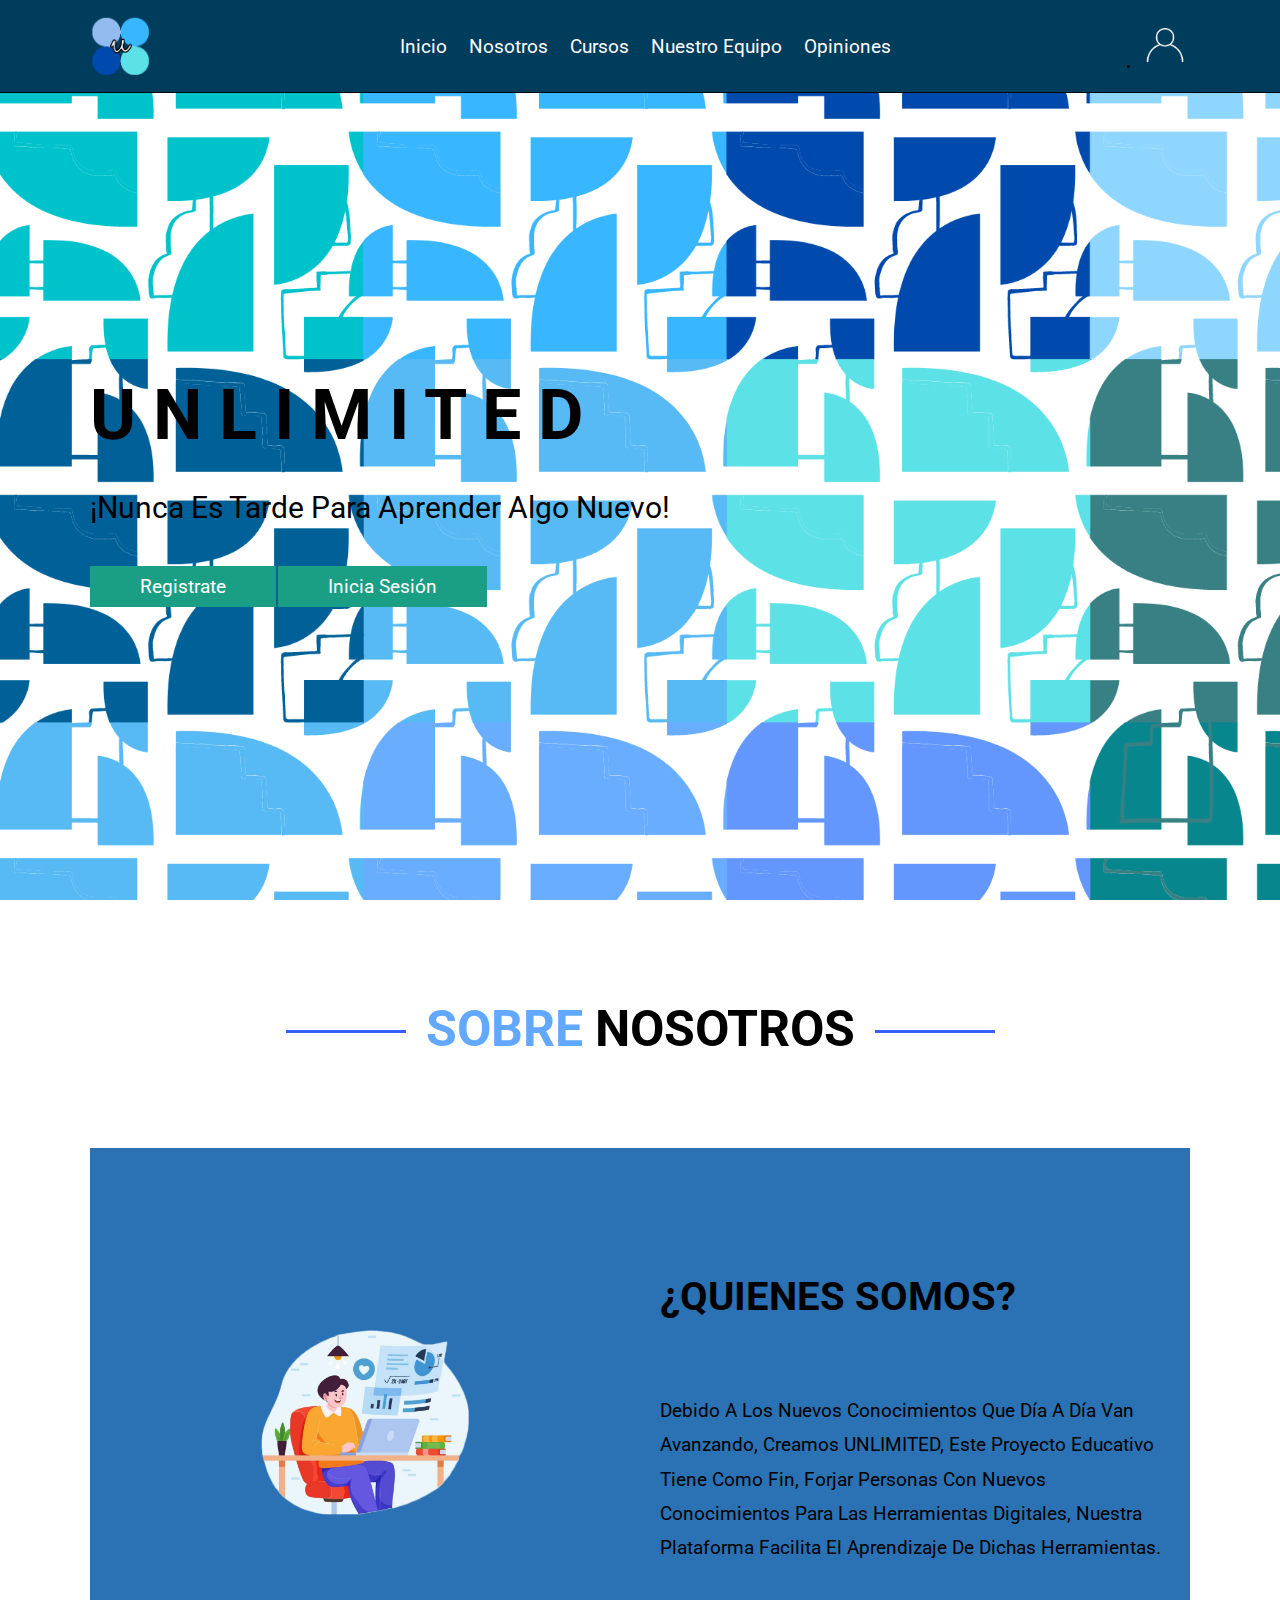
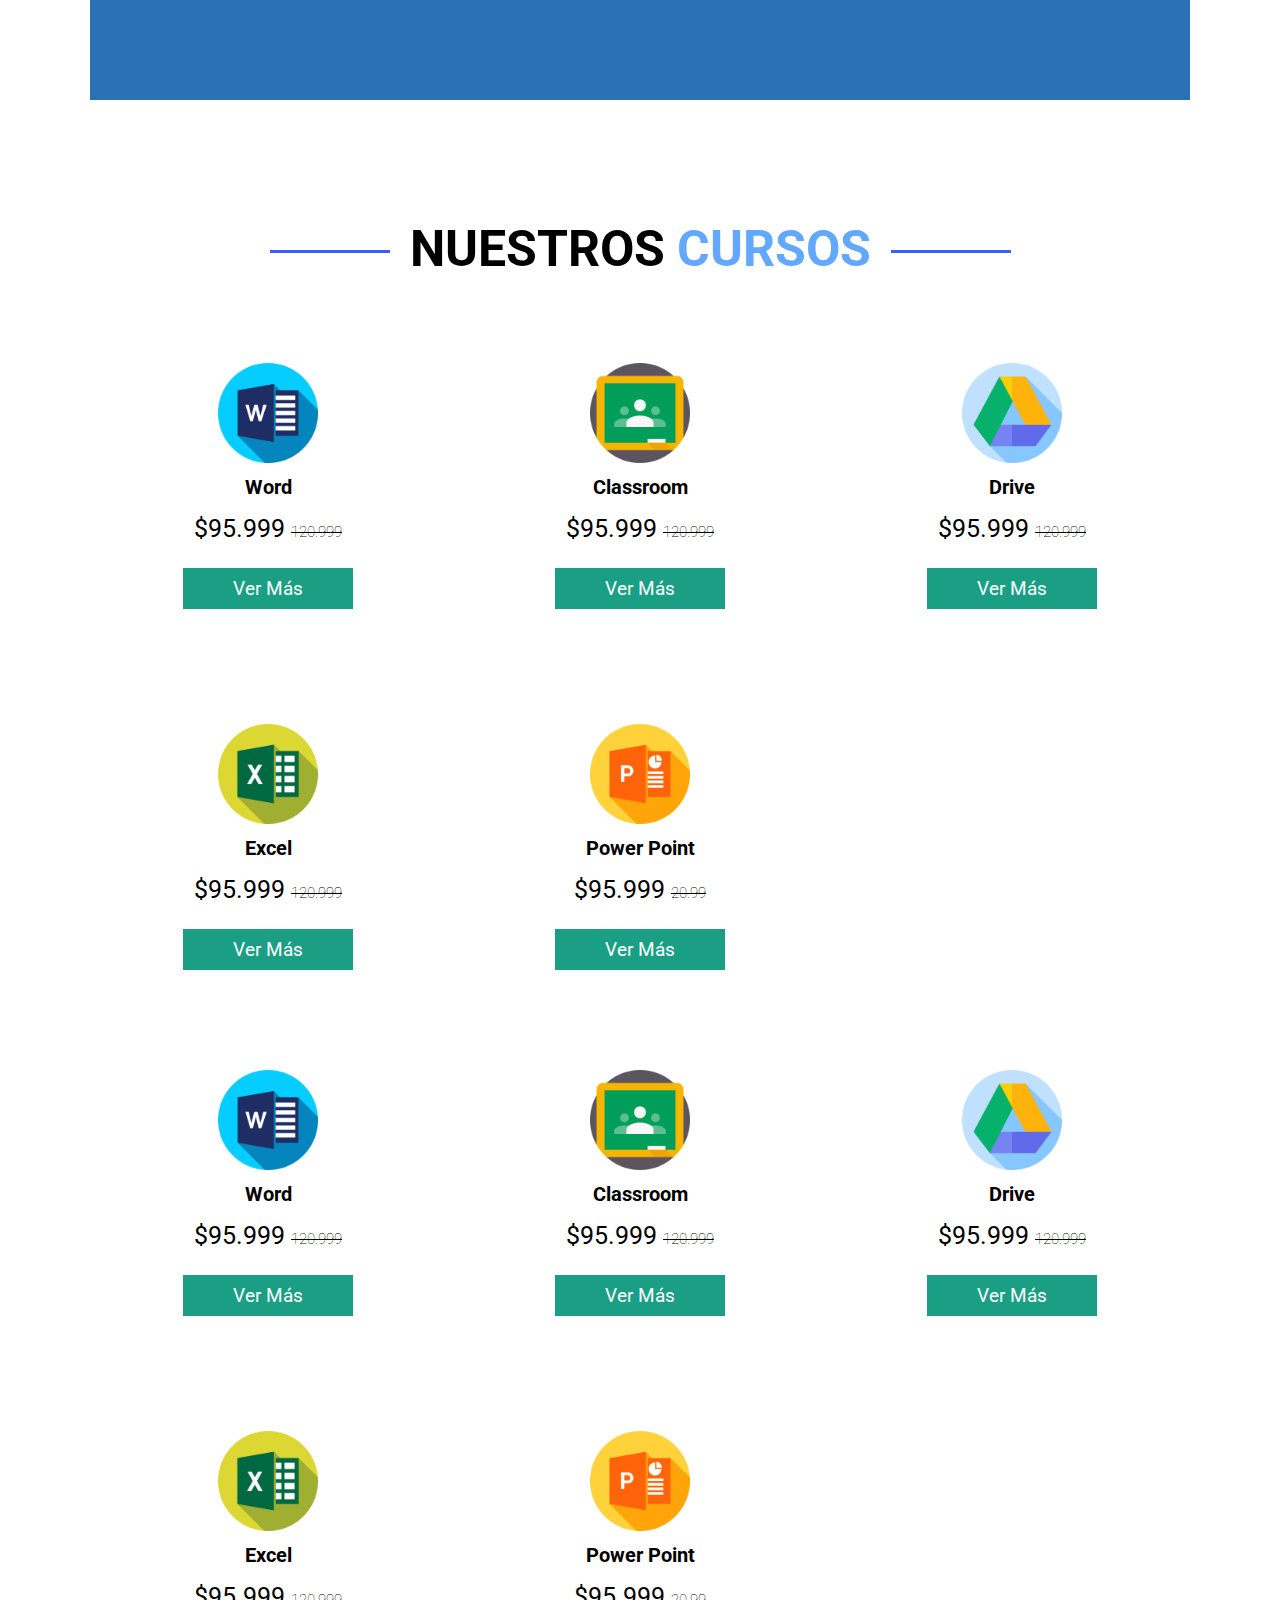
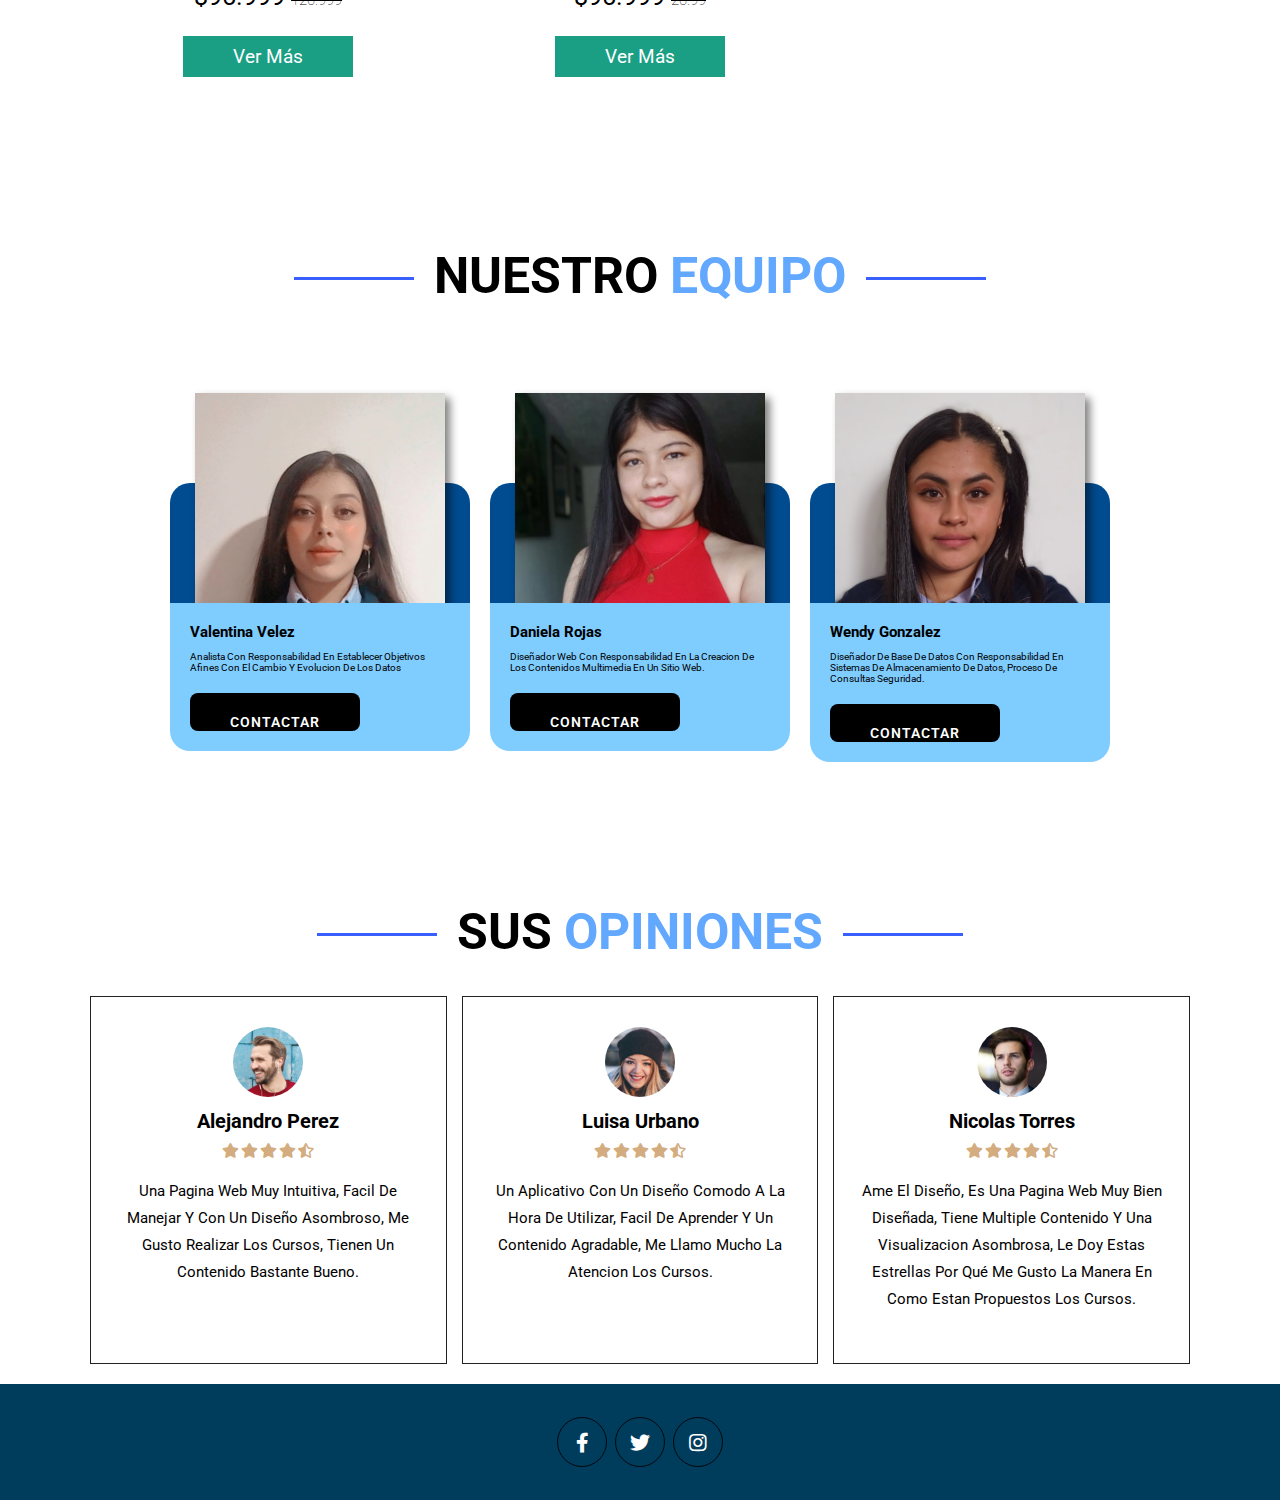
<file: index.html>
<!DOCTYPE html>
<html lang="es">
<head>
    <meta charset="UTF-8">
    <meta http-equiv="X-UA-Compatible" content="IE=edge">
    <meta name="viewport" content="width=device-width, initial-scale=1.0">
    <title>Unlimited</title>

    <!-- font link  -->
    <link rel="stylesheet" href="https://cdnjs.cloudflare.com/ajax/libs/font-awesome/5.15.4/css/all.min.css">

    <!-- link css -->
    <link rel="stylesheet" href="css/style.css">
    <link rel="stylesheet" href="css/ediperfil.css">
  
</head>
<body>
    
    
<!-- header section empieza -->

<header class="header">

    <a href="#" class="logo">
        <img src="images/loggoo.png" alt="">
    </a>

    <nav class="navbar">
        <a href="#home">Inicio</a>
        <a href="#about">Nosotros</a>
        <a href="#menu">Cursos</a>
        <a href="#equipo">Nuestro equipo</a>
        <a href="#review">Opiniones</a>
    </nav>
    <div>
        <div class="two columns u-pull-right">
           <ul>
           <li class="submenu">       
            <img src="images/usuarioo.png" id="img-usuario"width="50" height="50">
               <div id="carrito">
               <table id="lista-carrito" class="u-full-width">
                   <tbody></tbody>
                          </table>
                          <a href="Editar_perfil.html" id="" class="button u-full-width">Editar perfil</a>
                          <a href="#" id="" class="button u-full-width">Cerrar</a>
                      </div>
                  </li>
              </ul>
            
    </div>

    <div class="icons">
        <div class="fas fa-bars" id="menu-btn"></div>
    </div>
</header>

<!-- header section fin -->

<!-- inicio section empieza  -->

<section class="home" id="home">

    <div class="content">
        <h3>U  N  L  I  M  I  T  E  D</h3>
        <p>¡Nunca es tarde para aprender algo nuevo!</p>
        <a href="" class="btn">Registrate</a>
        <a href="form-login/login.html" class="btn">Inicia Sesión</a>
    </div>

</section>

<!--inicio section fin -->

<!-- nosotros section empieza  -->


<section class="about" id="about">

    <center>
    <h1 class="heading lines-effect"> <span>Sobre   </span> Nosotros</h1>
    </center>

    <br><br><br><br><br>

    <div class="row">

        <div class="image">
            <img src="images/educ.png" alt="">
        </div>

        <div class="content">
            <h3>¿QUIENES SOMOS?</h3>
            <p></p>
            <br><br><br><br>
            <p>Debido a los nuevos conocimientos que día a día van avanzando, creamos UNLIMITED, este proyecto educativo tiene como fin, forjar personas con nuevos conocimientos para las herramientas digitales, nuestra plataforma facilita el aprendizaje de dichas herramientas.</p>
            
        </div>

    </div>

</section>

<!-- nosotros section fin -->


<!-- cursos section empieza  -->

<section class="menu" id="menu">

    <center>
    <h1 class="heading lines-effect">Nuestros <span>Cursos</span> </h1>
    </center>
    <div class="box-container">

        <div class="box">
            <img src="images/word.png" alt="">
            <h3>Word</h3>
            <div class="price">$95.999 <span>120.999</span></div>
            <a href="#" class="btn">Ver más</a>
        </div>

        <div class="box">
            <img src="images/classroom.png" alt="">
            <h3>Classroom</h3>
            <div class="price">$95.999 <span>120.999</span></div>
            <a href="#" class="btn">Ver más</a>
        </div>

        <div class="box">
            <img src="images/drive.png" alt="">
            <h3>Drive</h3>
            <div class="price">$95.999 <span>120.999</span></div>
            <a href="#" class="btn">Ver más</a>
        </div>

        <div class="box">
            <img src="images/excel.png" alt="">
            <h3>Excel</h3>
            <div class="price">$95.999 <span>120.999</span></div>
            <a href="#" class="btn">Ver más</a>
        </div>

        <div class="box">
            <img src="images/powerpoint.png" alt="">
            <h3>Power point</h3>
            <div class="price">$95.999 <span>20.99</span></div>
            <a href="#" class="btn">Ver más</a>
        </div>

    </div>
    <div class="box-container">

        <div class="box">
            <img src="images/word.png" alt="">
            <h3>Word</h3>
            <div class="price">$95.999 <span>120.999</span></div>
            <a href="#" class="btn">Ver más</a>
        </div>

        <div class="box">
            <img src="images/classroom.png" alt="">
            <h3>Classroom</h3>
            <div class="price">$95.999 <span>120.999</span></div>
            <a href="#" class="btn">Ver más</a>
        </div>

        <div class="box">
            <img src="images/drive.png" alt="">
            <h3>Drive</h3>
            <div class="price">$95.999 <span>120.999</span></div>
            <a href="#" class="btn">Ver más</a>
        </div>

        <div class="box">
            <img src="images/excel.png" alt="">
            <h3>Excel</h3>
            <div class="price">$95.999 <span>120.999</span></div>
            <a href="#" class="btn">Ver más</a>
        </div>

        <div class="box">
            <img src="images/powerpoint.png" alt="">
            <h3>Power point</h3>
            <div class="price">$95.999 <span>20.99</span></div>
            <a href="#" class="btn">Ver más</a>
        </div>

    </div>


</section>

<!-- cursos section fin  -->
<!--Equipo section empieza-->
<section class="equipo" id="equipo">
    
    <center>
        <h1 class="heading lines-effect">Nuestro <span>Equipo</span></h1>
    </center>
    <div class="container__cards">
            <div class="card">
                <div class="cover">
                    <img src="images/Valentina.jpg" alt="">
                    <div class="img__back"></div>
                </div>
                <div class="description">
                    <h2>Valentina Velez</h2>
                    <p>Analista con responsabilidad en establecer objetivos afines con el cambio y evolucion de los datos</p>
                    <input type="button" value="Contactar">
                </div>
            </div>
            <div class="card">
                <div class="cover">
                    <img src="images/Danielaa.jpeg" alt="">
                    <div class="img__back"></div>
                </div>
                <div class="description">
                    <h2>Daniela Rojas</h2>
                    <p>Diseñador web con responsabilidad en la creacion de los contenidos multimedia en un sitio web.</p>
                    <input type="button" value="Contactar">
                </div>
            </div>

            <div class="card">
                <div class="cover">
                    <img src="images/Wendy.jpg" alt="">
                    <div class="img__back"></div>
                </div>
                <div class="description">
                    <h2>Wendy Gonzalez</h2>
                    <p>Diseñador de base de datos con responsabilidad en sistemas de almacenamiento de datos, proceso de consultas seguridad.</p>
                    <input type="button" value="Contactar">
                </div>
            </div>
    </div>
</section>

<br>
<!--Equipo section fin-->

<!-- review section empieza  -->

<section class="review" id="review">

    <center>
    <h1 class="heading lines-effect">Sus <span>Opiniones</span> </h1>
    </center> 
    <div class="box-container">

        <div class="box">
            <img src="images/pic-1.png" class="user" alt="">
            <h3>Alejandro Perez</h3>
            <div class="stars">
                <i class="fas fa-star"></i>
                <i class="fas fa-star"></i>
                <i class="fas fa-star"></i>
                <i class="fas fa-star"></i>
                <i class="fas fa-star-half-alt"></i>
            </div>
            <p>Una pagina web muy intuitiva, facil de manejar y con un diseño asombroso, me gusto realizar los cursos, tienen un contenido bastante bueno. </p>
        </div>

        <div class="box">
            <img src="images/pic-2.png" class="user" alt="">
            <h3>Luisa Urbano</h3>
            <div class="stars">
                <i class="fas fa-star"></i>
                <i class="fas fa-star"></i>
                <i class="fas fa-star"></i>
                <i class="fas fa-star"></i>
                <i class="fas fa-star-half-alt"></i>
            </div>
            <p>Un aplicativo con un diseño comodo a la hora de utilizar, facil de aprender y un contenido agradable, me llamo mucho la atencion los cursos.</p>
        </div>
        
        <div class="box">
            <img src="images/pic-3.png" class="user" alt="">
            <h3>Nicolas Torres</h3>
            <div class="stars">
                <i class="fas fa-star"></i>
                <i class="fas fa-star"></i>
                <i class="fas fa-star"></i>
                <i class="fas fa-star"></i>
                <i class="fas fa-star-half-alt"></i>
            </div>
            <p>Ame el diseño, es una pagina web muy bien diseñada, tiene multiple contenido y una visualizacion asombrosa, le doy estas estrellas por qué me gusto la manera en como estan propuestos los cursos.</p>
        </div>

    </div>
</section>

<!-- review section fin -->
<!-- footer section empieza  -->

<section class="footer">
    <div class="share">
        <a href="#" class="fab fa-facebook-f"></a>
        <a href="#" class="fab fa-twitter"></a>
        <a href="#" class="fab fa-instagram"></a>
    </div>
</section>
<!-- footer section fin -->

<!-- js link  -->
<!--<script src="js/script.js"></script>-->

</body>
</html>
</file>
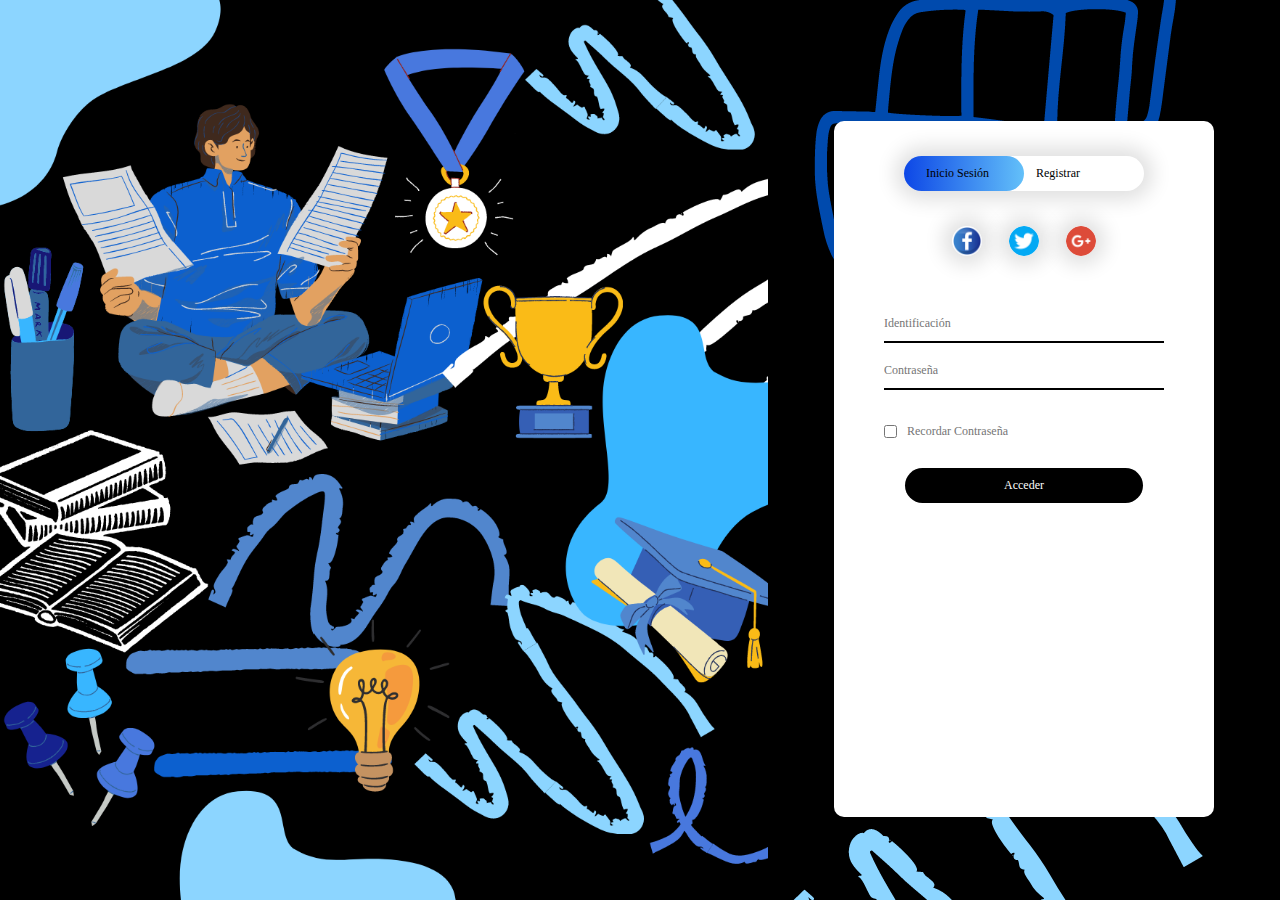
<file: prueeb/Login-Regis/index.html>
<!DOCTYPE html>
<html lang="en">
<head>
    <meta charset="UTF-8">
    <meta http-equiv="X-UA-Compatible" content="IE=edge">
    <meta name="viewport" content="width=device-width, initial-scale=1.0">
    <title>Login</title>
    <link rel="stylesheet" href="css/estilos.css">
    
</head>
<body>
    
    <section id="pantalla-dividida">
        <div class="izquierda"></div>
        <div class="derecha">
            <br><br><br><br>
            <div class="container">
                <br><br>
                <div class="form-box">
                    <div class="button-box">
                        <div id="elegir"></div>
                            <button type="button" class="toggle-btn" onclick="login()">Inicio Sesión</button>
                            <button type="button" class="toggle-btn" onclick="registrar()">Registrar</button>
                    </div>
                    <div class="redes-sociales">
                        <img src="img/fac.png" alt="icono_facebook">
                        <img src="img/tw.png" alt="icono_twitter">
                        <img src="img/gl.png" alt="icono_google">
                    </div>
                    <form id="login" class="input-group">
                        <input type="number" class="input-field"  placeholder="Identificación" required pattern="[0-9]+" maxlength="11" minlength="11">
                        <input type="password" class="input-field" placeholder="Contraseña"required>
                        <input type="checkbox" class="check-box"><span>Recordar Contraseña</span>
                        <button type="submit" class="submit-btn">Acceder</button>
                    </form>
                    <form id="registrar" class="input-group">
                        <input type="number" class="input-field" placeholder="Identificación" required>
                        <input type="date" class="input-field" placeholder="fecha de expedición" required>
                        <input type="text" class="input-field" placeholder="Primer Nombre" required>
                        <input type="text" class="input-field" placeholder="Segundo Nombre" required>
                        <input type="text" class="input-field" placeholder="Primer apellido" required>
                        <input type="text" class="input-field" placeholder="Segundo apellido" required>
                        <input type="email" class="input-field" placeholder="Correo" required>
                        <input type="password" class="input-field" placeholder="Contraseña"required>
                        <input type="checkbox" class="check-box"><span>Acepto los términos y condiciones.</span>
                        <button type="submit" class="submit-btn">Registrar</button>
                    </form>
                </div>
            </div>

        </div>
    </section>

    
<script>
    var x= document.getElementById("login");
    var y= document.getElementById("registrar");
    var z= document.getElementById("elegir");

    function login(){
        x.style.left="50px";
        y.style.left="450px";
        z.style.left="0px";
    }

    function registrar(){
        x.style.left="-400px";
        y.style.left="50px";
        z.style.left="120px";
    }
    
</script>
    
</body>
</html>
</file>
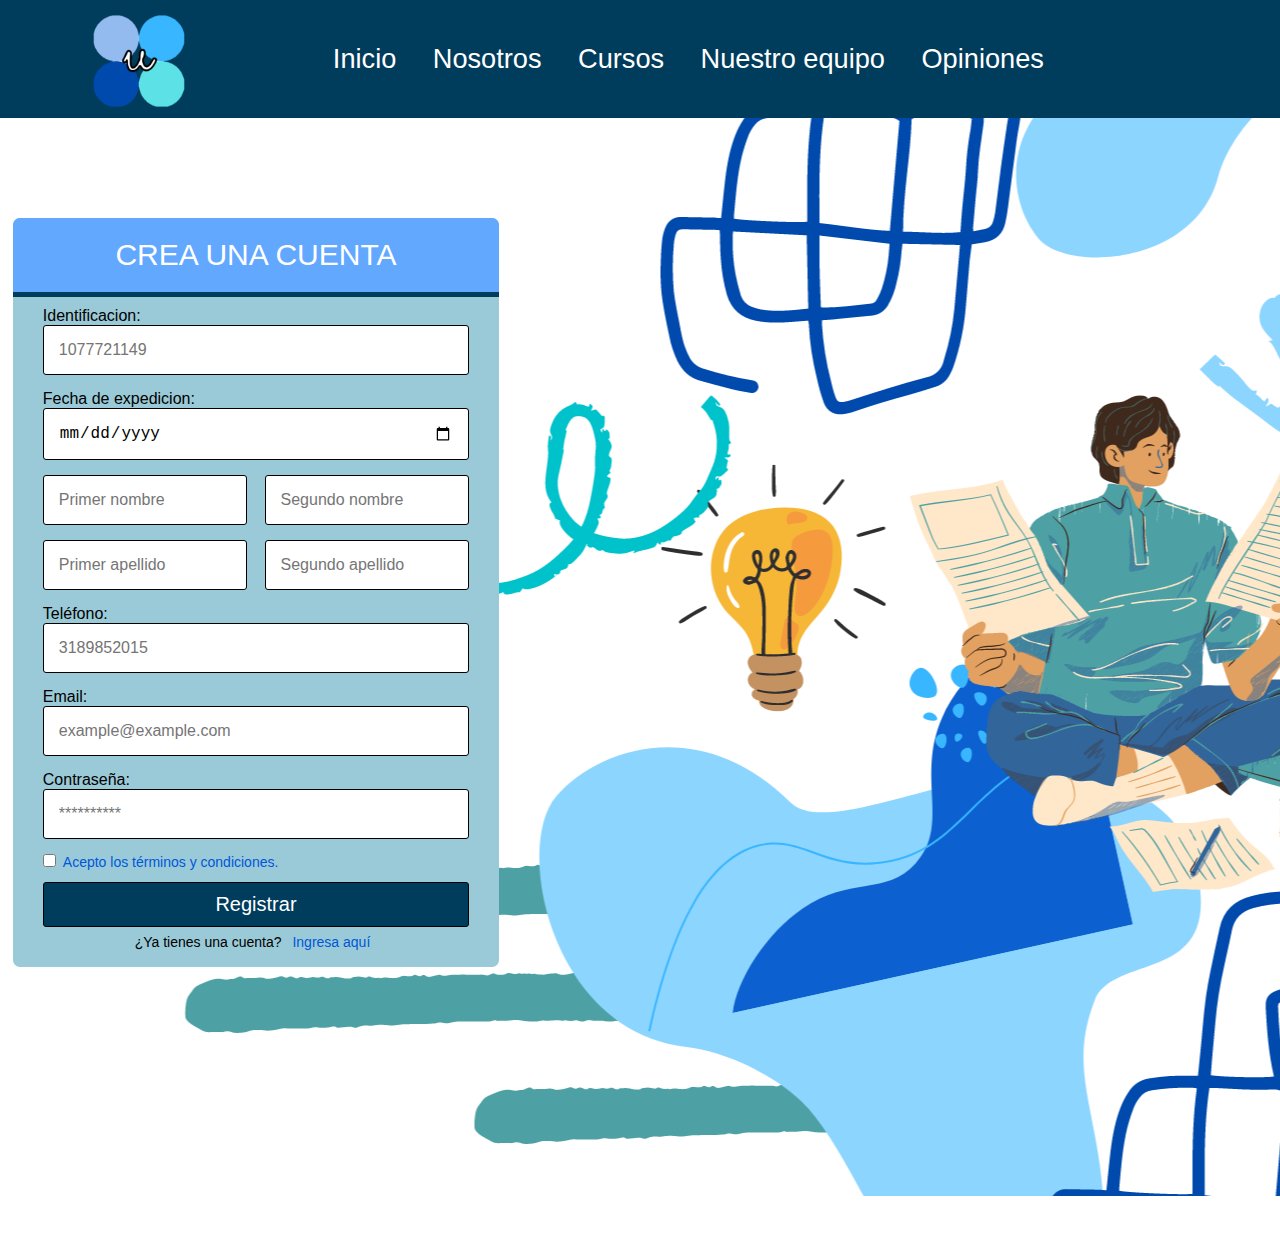
<file: form-regis/regis.html>
!DOCTYPE html>
<html lang="en">
<head>
    <meta charset="UTF-8">
    <meta http-equiv="X-UA-Compatible" content="IE=edge">
    <meta name="viewport" content="width=device-width, initial-scale=1.0">
    <title>Form-regis</title>
    <link rel="stylesheet" href="https://cdnjs.cloudflare.com/ajax/libs/font-awesome/5.15.4/css/all.min.css">
    <link rel="stylesheet" href="css/estilos.css">
    <script src="js/validar.js"></script>
</head>
<body>
<!--header-->
<header class="header">
    <a href="#" class="logo">
        <img src="../images/loggoo.png" alt="">
    </a>
    <nav class="navbar">
        <a href="#home">Inicio</a>
        <a href="#about">Nosotros</a>
        <a href="#menu">Cursos</a>
        <a href="#equipo">Nuestro equipo</a>
        <a href="#review">Opiniones</a>
    </nav>
    <div class="<icons">
        <div class="fas fa-bars" id="menu-btn"></div>
    </div>
</header>
<!--header-->
<section id="pantalla-dividida">
    <div class="derecha">
        <form action="php/registrar.php" method="post" class="form-register" onsubmit="return validar();">
            <h2 class="form__titulo">CREA UNA CUENTA</h2>
            <div class="contenedor-inputs">
                <label for="id">Identificacion:</label>
                <input id="id" type="text" name="id" placeholder="1077721149" class="input-100" required>
                <label for="fecha_expedicion">Fecha de expedicion:</label>
                <input id="fecha_expedicion" type="date" name="fecha_expedicion" class="input-100" required>
                <input id="nombre1"  type="text" name="nombre1" placeholder="Primer nombre" class="input-48" required>
                <input id="nombre2"  type="text" name="nombre2" placeholder="Segundo nombre" class="input-48" required>
                <input id="apellido1" type="text" name="apellido1" placeholder="Primer apellido" class="input-48" required>
                <input id="apellido2" type="text" name="apellido2" placeholder="Segundo apellido" class="input-48" required>
                <label for="telefono">Teléfono:</label>
                <input id="telefono" type="text" name="telefono" placeholder="3189852015" class="input-100" required>
                <label for="email">Email:</label>
                <input id="email" type="email" name="email" placeholder="example@example.com" class="input-100" required>
                <label for="clave">Contraseña:</label>
                <input id="clave" type="password" name="clave" placeholder="**********" class="input-100" required>
                <center><input  type="checkbox" class="check-box" ><a  class="link" href="#">Acepto los términos y condiciones.</a></center>
                <br>
                <input type="submit" value="Registrar" class="btn-enviar input-100">
                <p class="form__link">¿Ya tienes una cuenta? <a class="link" href="#">Ingresa aquí</a></p>
                
            </div>
        </form>

    </div>
    <div class="izquierda"></div>

</section>
<!--footer-->
<section class="footer">
    <div class="share">
        <a href="#" class="fab fa-facebook-f"></a>
        <a href="#" class="fab fa-twitter"></a>
        <a href="#" class="fab fa-instagram"></a>
    </div>
</section>
<!--footer-->

</body>
</html>
</file>
<file: css/style.css>
@import url('https://fonts.googleapis.com/css2?family=Roboto:wght@100;300;400;500;700&display=swap');

:root{
    --main-color:#d3ad7f;
    --black:#13131a;
    --bg:#ffffff;
    --border:.1rem solid rgba(0, 0, 0, 0.867);
    --bluee:#1a5590;
}

*{
    font-family: 'Roboto', sans-serif;
    margin:0; padding:0;
    box-sizing: border-box;
    outline: none; border:none;
    text-decoration: none;
    text-transform: capitalize;
    transition: .2s linear;
}

html{
    font-size: 62.5%;
    overflow-x: hidden;
    scroll-padding-top: 9rem;
    scroll-behavior: smooth;
}

html::-webkit-scrollbar{
    width: .8rem;
}

html::-webkit-scrollbar-track{
    background: transparent;
}

html::-webkit-scrollbar-thumb{
    background: #fff;
    border-radius: 5rem;
}

body{
    background: var(--bg);
}

section{
    padding:2rem 7%;
}

h1{
    display: inline-block;
    position: relative;
    margin-top: 80px;
    
}
h1::after,h1::before{/*lineas al lado del titulo*/
    content: '';
    position: absolute;
    width: 120px;
    height: 3px;
    background-color: #3960ff ;
    top: 0.6em;
}
h1::before{
    left: -140px;
}
h1::after{
    right: -140px;
}
.heading{
    color:#000000;
    text-transform: uppercase;
    padding-bottom: 3.5rem;
    font-size: 5rem;
}

.heading span{
    color:#62a8ff;
    text-transform: uppercase;
}

.btn{
    margin-top: 2rem;
    display: inline-block;
    padding:.9rem 5rem;
    font-size: 1.9rem;
    color:#ffffff;
    background: #1a9f85;
    cursor: pointer;
}

.btn:hover{
    letter-spacing: .2rem;
}

.header{
    display: flex;
    align-items: center;
    justify-content: space-between;
    padding:1.5rem 7%;
    border-bottom: var(--border);
    position: fixed;
    top:0; left: 0; right: 0;
    z-index: 1000;
    background: #003c5c;
}

.header .logo img{
    height: 6rem;
}
.header .navbar a{
    margin:0 1rem;
    font-size: 1.9rem;
    color:#ffffff;
}

.header .navbar a:hover{
    color:#77b3fd;
    border-bottom: .1rem solid #62a8ff  ;
    padding-bottom: .5rem;
}

.header .icons div{
    color:#62a8ff ;
    cursor: pointer;
    font-size: 2.5rem;
    margin-left: 2rem;
}

.header .icons div:hover{
    color:rgb(0, 0, 0);
}

#menu-btn{
    display: none;
}



/*INICIO*/
.home{
    min-height: 100vh;
    display: flex;
    align-items: center;
    background:url(../images/FONDO1.png) no-repeat;
    background-size: cover;
    background-position: center;
}

.home .content{
    max-width: 60rem;
}

.home .content h3{
    font-size: 7rem;
    text-transform: uppercase;
    color:#000000;
    margin-top: 80px;
}

.home .content p{
    font-size: 3rem;
    line-height: 1.9;
    padding:1rem 0;
    color:#000000;
    margin-top: 13px;
}
/*INICIO*/

/*NOSOTROS*/
.about .row{
    display: flex;
    align-items: center;
    background:#2b72b5;
    flex-wrap: wrap;
}

.about .row .image{
    flex:1 1 45rem;
}

.about .row .image img{
    width: 100%;
}
.about .row .content{
    flex:1 1 45rem;
    padding:2rem;
}

.about .row .content h3{
    font-size: 4rem;
    color:rgb(0, 0, 0);
}

.about .row .content p{
    font-size: 1.9rem;
    color:#000000;
    padding:1rem 0;
    line-height: 1.8;
}
/*NOSOTROS*/

/*CURSOS*/
.menu .box-container{
    display: grid;
    grid-template-columns: repeat(auto-fit, minmax(30rem, 1fr));
    gap:1.5rem;
}

.menu .box-container .box{
    padding:5rem;
    text-align: center;
    border:var(--black);    
}

.menu .box-container .box img{
    height: 10rem;
}

.menu .box-container .box h3{
    color: #000000;
    font-size: 2rem;
    padding:1rem 0;
}

.menu .box-container .box .price{
    color: #000000;
    font-size: 2.5rem;
    padding:.5rem 0;
}

.menu .box-container .box .price span{
    font-size: 1.5rem;
    text-decoration: line-through;
    font-weight: lighter;
}

.menu .box-container .box:hover{
    background:#75bafa;
}

.menu .box-container .box:hover > *{
    color:var(--black);
}
/*CURSOS*/

/*equipo inicio*/
.container__cards{
    max-width: 1200px;
    margin: auto;
    margin-top: 3px;
    display: flex;
    flex-wrap: wrap;
    justify-content: center;
}

.card{
    width: 300px;
    margin: 10px;
    transition: all 300ms;
}

.card:hover{
    width: 350px;
}

.card .cover{
    width: 100%;
    height: 250px;
    position: relative;
    overflow: hidden;
}

.card .cover img{
    width: 250px;
    display: block;
    margin: auto;
    position: relative;
    top: 40px;
    z-index: 1;
    filter: drop-shadow(5px 5px 4px rgba(0,0,0,0.5));
    transition: all 400ms;
}

.card:hover .cover img{
    top: 0px;
    filter: none;
}

.card .img__back{
    width: 100%;
    height: 200px;
    position: absolute;
    bottom: -80px;
    left: 0;
    background-size: cover;
    border-radius: 20px;
    transition: all 300ms;
}

.card:nth-of-type(1) .img__back{
    background:#014b90;
}

.card:nth-of-type(2) .img__back{
    background:#014b90;
}

.card:nth-of-type(3) .img__back{
    background:#014b90;
}
.card:nth-of-type(4) .img__back{
    background:#014b90;
}
.card:nth-of-type(5) .img__back{
    background:#014b90;
}

.card:hover .img__back{
    bottom: -40px;
}

.card .description{
    background: #7fccff;
    margin-top: -10px;
    padding: 20px;
    border-radius: 0px 0px 20px 20px;
    transition: all 300ms;
}

.card:hover .description{
    padding: 40px;
}

.card .description h2{
    margin-top: 10px;
}

.card .description p{
    margin-top: 10px;
}

.card .description input{
    padding: 10px 40px;
    margin-top: 20px;
    border: none;
    background: #000000;
    color: white;
    font-size: 14px;
    cursor: pointer;
    border-radius: 8px;
    transition: all 300ms;
}

.card .description input:hover{
    background: #001f9d;
}
/*equipo fin*/

/*OPINIONES*/
.review .box-container{
    display: grid;
    grid-template-columns: repeat(auto-fit, minmax(30rem, 1fr));
    gap:1.5rem;
}

.review .box-container .box{
    border:var(--border);
    text-align: center;
    padding:3rem 2rem;
}

.review .box-container .box p{
    font-size: 1.5rem;
    line-height: 1.8;
    color:#000000;
    padding:2rem 0;
}

.review .box-container .box .user{
    height: 7rem;
    width: 7rem;
    border-radius: 50%;
    object-fit: cover;
}

.review .box-container .box h3{
    padding:1rem 0;
    font-size: 2rem;
    color:#000000;
}

.review .box-container .box .stars i{
    font-size: 1.5rem;
    color:var(--main-color);
}

/*OPINIONES*/
/*PIE DE PAGINA*/
.footer{
    background:#003c5c;
    text-align: center;
    
}

.footer .share{
    padding:1rem 0;
}

.footer .share a{
    height: 5rem;
    width: 5rem;
    line-height: 5rem;
    font-size: 2rem;
    color:#fff;
    border:var(--border);
    margin:.3rem;
    border-radius: 50%;
}

.footer .share a:hover{
    background-color: #0061d8;
}

.footer .links{
    display: flex;
    justify-content: center;
    flex-wrap: wrap;
    padding:2rem 0;
    gap:1rem;
}

.footer .links a{
    padding:.7rem 2rem;
    color:#fff;
    border:var(--border);
    font-size: 2rem;
}

.footer .links a:hover{
    background:var(--main-color);
}

.footer .credit{
    font-size: 2rem;
    color:#fff;
    font-weight: lighter;
    padding:1.5rem;
}

.footer .credit span{
    color:var(--main-color);
}
/*PIE DE PAGINA*/



/* media queries  */
@media (max-width:991px){

    html{
        font-size: 55%;
    }

    .header{
        padding:1.5rem 2rem;
    }

    section{
        padding:2rem;
    }

}

@media (max-width:768px){

    #menu-btn{
        display: inline-block;
    }

    .header .navbar{
        position: absolute;
        top:100%; right: -100%;
        background: #fff;
        width: 30rem;
        height: calc(100vh - 9.5rem);
    }

    .header .navbar.active{
        right:0;
    }

    .header .navbar a{
        color:var(--black);
        display: block;
        margin:1.5rem;
        padding:.5rem;
        font-size: 2rem;
    }
    .home{
        background-position: left;
        justify-content: center;
        text-align: center;
    }

    .home .content h3{
        font-size: 4.5rem;
    }

    .home .content p{
        font-size: 1.5rem;
    }

}

@media (max-width:450px){

    html{
        font-size: 50%;
    }

}
</file>
<file: css/ediperfil.css>
.submenu {
    position: relative;
}

.submenu #carrito {
    display: none;
}

.submenu:hover #carrito {
    display: block;
    position: absolute;
    right: 0;
    color: rgb(44, 37, 37);
    top: 100%;
    z-index: 1;
    background-color: #388084;
    padding: 20px;
    min-height: 100px;
    min-width: 200px;
}
.u-full-width {
    width: 100%;
    box-sizing: border-box; }
.button {
        margin-bottom: 1rem;
}
.button, button, input[type="submit"], input[type="reset"], input[type="button"] {
    display: inline-block;
    height: 38px;
    padding: 0 30px;
    color: rgb(255, 255, 255);
    text-align: center;
    font-size: 11px;
    font-weight: 600;
    line-height: 38px;
    letter-spacing: .1rem;
    text-transform: uppercase;
    text-decoration: none;
    white-space: nowrap;
    background-color: transparent;
    border-radius: 4px;
    border: 1px solid #bbb;
    cursor: pointer;
}
</file>
<file: prueeb/Login-Regis/css/estilos.css>
*{
    margin: 0;
    padding: 0;
    font-size: 12px;
    font-family: cursive;
}
.izquierda{
    background: url(../img/fo.png);
    background-size: cover;
    background-position: center;
    width: 60%;
    height: 100vh;
}
.derecha{
    height: 100vh;
    width: 40%;
    background: url(../img/foon.png);
    position: center;
}
#pantalla-dividida{
    display: flex;
}

.form-box{
    width: 370px;
    height: 686px;
    position: relative;
    margin: 6% auto;
    background: #fff;
    padding: 5px;
    border-radius: 10px;
    overflow: hidden;
}
.button-box{
    width: 240px;
    margin: 30px auto;
    position: relative;
    box-shadow: 0 0 20px 9px #e0e0e0;
    border-radius: 30px;

}
.toggle-btn{
    padding: 10px 22px;
    cursor: pointer;
    background: transparent;
    border: 0px;
    outline: none;
    position: relative;
    
}
#elegir{
    top: 0;
    left: 0;
    position: absolute;
    width: 120px;
    height: 100%;
    background: linear-gradient( to right,rgb(13, 71, 230), rgb(99, 192, 249));
    color: #fff;
    border-radius: 30px;
    transition: 0.8s;
}

.redes-sociales{
    margin: 35px;
    text-align: center;
}
 .redes-sociales img{
     width: 30px;
     margin: 0 12px;
     box-shadow: 0 0 20px 9px #e0e0e0;
     cursor: pointer;
     border-radius: 50%;
 }

 .input-group{
    top: 180px;
    position: absolute;
    width: 280px;
    transition: 0.8s;
    }
.input-field{
    width: 100%;
    padding: 10px 0;
    margin: 5px 0;
    border-left: 0;
    border-top: 0;
    border-right: 0;
    border-bottom: 2px solid #000000;
    outline: none;
    background: transparent;
}
.submit-btn{
    width: 85%;
    padding: 10px 30px;
    cursor: pointer;
    display: block;
    margin: auto;
    background: #000000;
    color: #fff;
    border: 0px;
    outline: none;
    border-radius: 30px;
}
.check-box{
    margin: 30px 10px 30px 0;
}
span{
    color:  #757575;
    font-size: 12px;
    bottom: 64px;
    position: absolute;
}
#login{
    left: 50px;
}
#registrar{
    left: 450px;
}
</file>
<file: form-regis/css/estilos.css>
@import url('https://fonts.googleapis.com/css2?family=Roboto:wght@100;300;400;500;700&display=swap');
*{
    margin:0; padding:0;
    box-sizing: border-box;
    outline: none; border:none;
    text-decoration: none;
    transition: .2s linear;
}

body{
    margin: 0;
    font-family: sans-serif;
    background: url(../img/form-registr.png) no-repeat;
    background-position: center;
}
.izquierda{
    background-size: cover;
    background-position: center;
    width: 60%;
    height: 100vh;
}

.derecha{
    height: 100vh;
    width: 40%;
    position: center;
    margin-top: 200px;
}

#pantalla-dividida{
    display: flex;
}

.form-register{
    width: 95%;
    max-width: 500px;
    margin: auto;
    background: #9acad7;
    border-radius: 7px;
}
.form__titulo{
    background-color: #62a8ff;
    color: #fff;
    padding: 20px;
    text-align: center;
    text-align: center;
    font-weight: 100;
    font-size: 30px;
    border-top-left-radius:7px;
    border-top-right-radius:7px;
    border-bottom: 5px solid #003c5c;
}

.contenedor-inputs{
    padding: 10px 30px;
    display: flex;
    flex-wrap: wrap;
    justify-content: space-between;
}
input{
    margin-bottom: 15px;
    padding: 15px;
    font-size: 16px;
    border-radius: 3px;
    border: 1px solid rgb(0, 0, 0);
    color: #000;
}
.input-48{
    width: 48%;
}
.input-100{
    width: 100%;
}
.btn-enviar{
    background: #003c5c;
    color: #ffffff;
    margin: auto;
    padding: 10px 40px;
    cursor: pointer;
    font-size: 20px;
}
.btn-enviar:active{
    transform: scale(1.05);
}
.form__link{
    width: 100%;
    margin: 7px;
    text-align: center;
    font-size: 14px;
    color: #000000;
}
.link{
    width: 100%;
    margin: 7px;
    text-align: center;
    font-size: 14px;
    color: #0056d8;   
}

/*header*/
.header{
    display: flex;
    align-items: center;
    justify-content: space-between;
    padding:0.7rem 7%;
    border-bottom: var(--border);
    position: fixed;
    top:0; left: 0; right: 0;
    z-index: 1000;
    background: #003c5c;
}

.header .logo img{
    height: 6rem;
}
.header .navbar a{
    margin:0 1rem;
    font-size: 1.7rem;
    color:#ffffff;
}

.header .navbar a:hover{
    color:#77b3fd;
    border-bottom: .1rem solid #62a8ff  ;
    padding-bottom: .5rem;
}

.header .icons div{
    color:#62a8ff ;
    cursor: pointer;
    font-size: 2.5rem;
    margin-left: 2rem;
}

.header .icons div:hover{
    color:rgb(0, 0, 0);
}

#menu-btn{
    display: none;
}
/*header*/
z
/*footer*/
.footer{
    background:#003c5c;
    text-align: center;
    
}

.footer .share{
    padding:1rem 0;
}

.footer .share a{
    height: 5rem;
    width: 5rem;
    line-height: 5rem;
    font-size: 2rem;
    color:#fff;
    border:var(--border);
    margin:.3rem;
    border-radius: 50%;
}

.footer .share a:hover{
    background-color: #0061d8;
}

.footer .links{
    display: flex;
    justify-content: center;
    flex-wrap: wrap;
    padding:2rem 0;
    gap:1rem;
}

.footer .links a{
    padding:.7rem 2rem;
    color:#fff;
    border:var(--border);
    font-size: 2rem;
}

.footer .links a:hover{
    background:var(--main-color);
}

.footer .credit{
    font-size: 2rem;
    color:#fff;
    font-weight: lighter;
    padding:1.5rem;
}

.footer .credit span{
    color:var(--main-color);
}
/*footer*/
</file>
